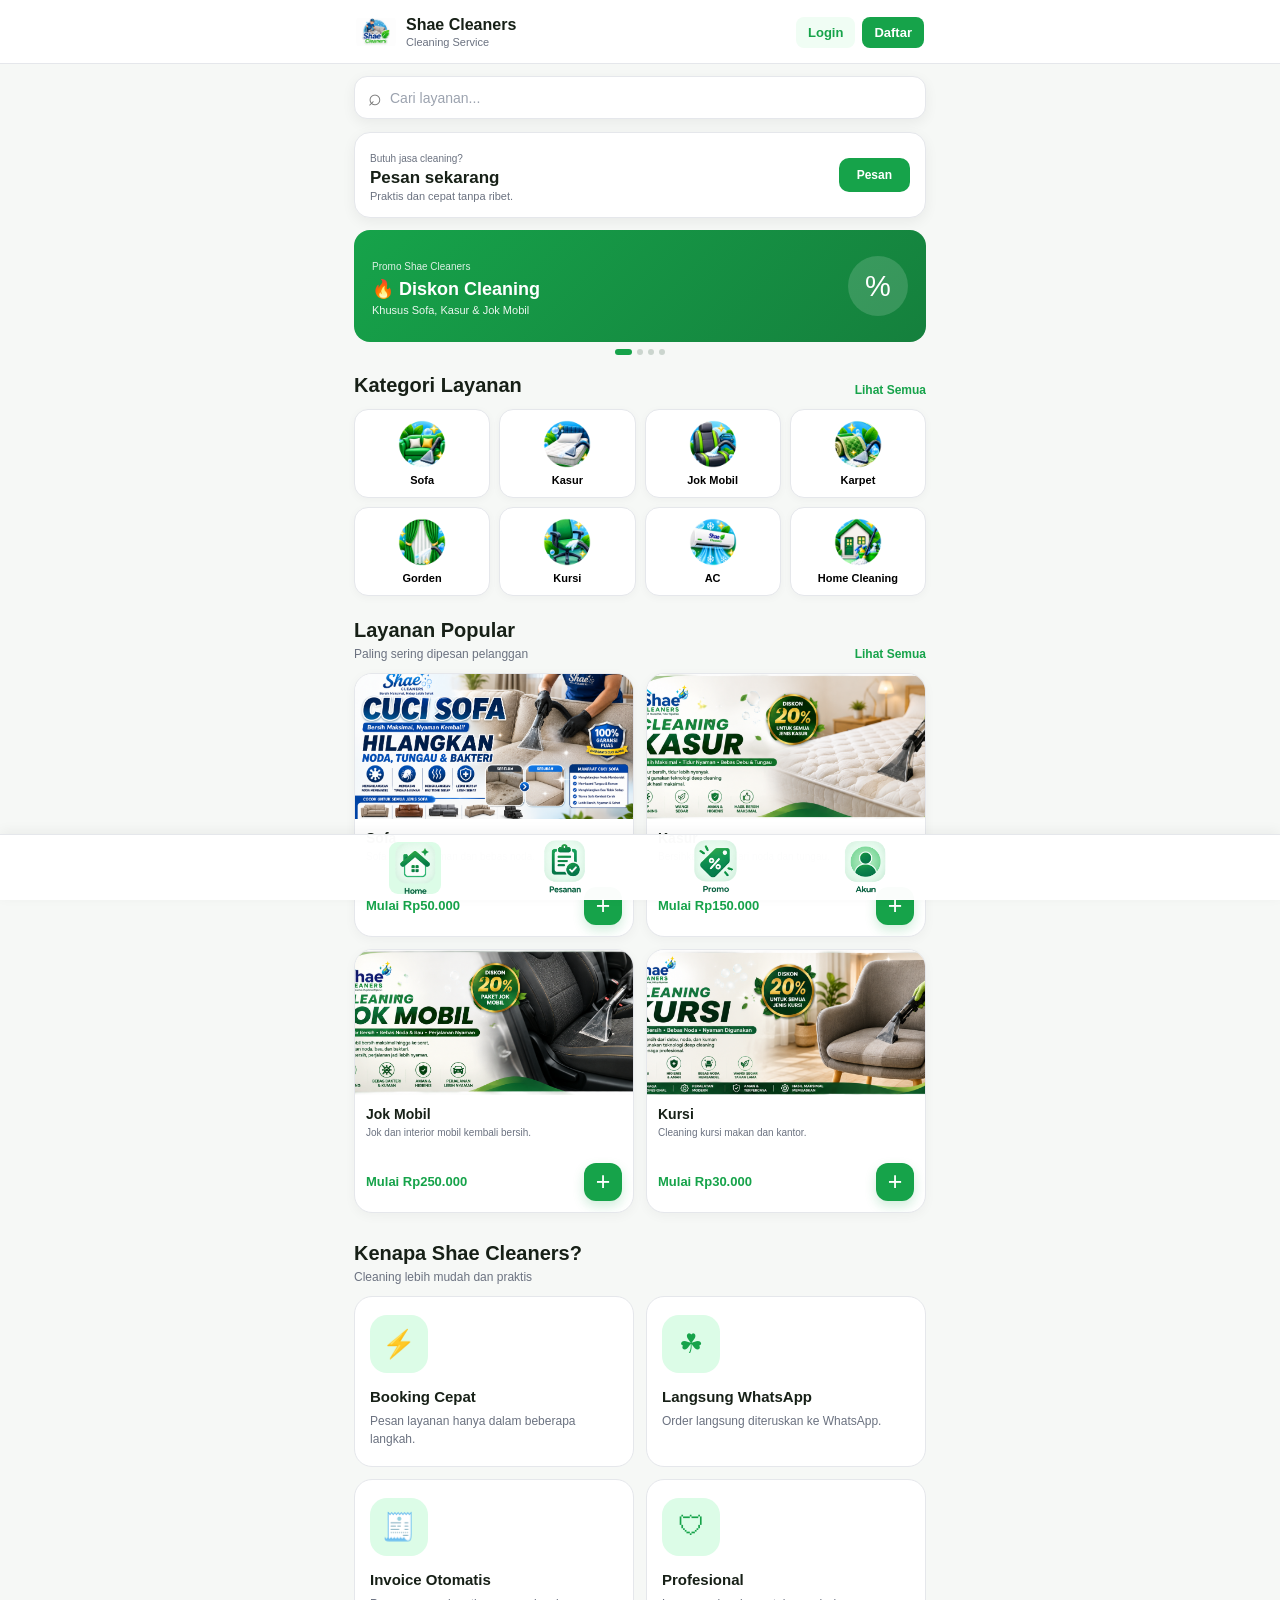
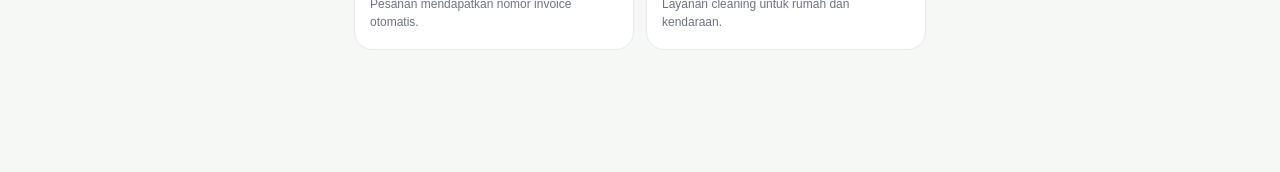
<file: index.html>
<!DOCTYPE html>
<html lang="id">
<head>
  <meta charset="UTF-8">
  <meta name="viewport" content="width=device-width, initial-scale=1.0">
  <meta name="theme-color" content="#16a34a">
  <link rel="manifest" href="manifest.json">
  <meta name="description" content="Shae Cleaners - Cleaning Service">
  <title>Shae Cleaners</title>
  <link rel="stylesheet" href="style.css">
</head>
<body>
  <!-- HEADER -->
  <header class="top-header">
    <div class="header-inner">
      <div class="brand">
        <img src="assets/logoshae.png" alt="Shae Cleaners" class="logo">
        <div class="brand-text">
          <strong>Shae Cleaners</strong>
          <span>Cleaning Service</span>
        </div>
      </div>
      <!-- CUSTOMER LOGIN -->
<div class="customer-area" id="customerArea">
  <!-- BELUM LOGIN -->
  <div id="guestMenu" class="guest-menu">
    <a href="login.html" class="login-btn">
      Login
    </a>
    <a href="register.html" class="register-btn">
      Daftar
    </a>
  </div>
  <!-- SUDAH LOGIN -->
  <div id="userMenu" class="user-menu" style="display:none;">
    <button
      type="button"
      class="user-button"
      id="userButton"
    >
      <span class="user-icon">👤</span>
      <span id="customerName">Customer</span>
      <span class="arrow">⌄</span>
    </button>

    <div
      class="user-dropdown"
      id="userDropdown"
    >

      <a href="akun.html">
        👤 Akun Saya
      </a>

      <a href="pesanan.html">
        📦 Pesanan Saya
      </a>

      <button
        type="button"
        id="logoutButton"
      >
        🚪 Logout
      </button>

    </div>

  </div>

</div>
    </div>
  </header>
  <!-- CONTENT -->
  <main class="main-content">
    <!-- SEARCH -->
    <section class="search-section">
      <div class="search-box">
        <span>⌕</span>
        <input
          type="search"
          id="searchInput"
          placeholder="Cari layanan..."
          autocomplete="off"
        >
      </div>
    </section>
<!-- CTA -->
<section class="booking-banner">
      <div>
        <small>Butuh jasa cleaning?</small>
        <h3>Pesan sekarang</h3>
        <p>Praktis dan cepat tanpa ribet.</p>
      </div>

      <button onclick="startOrder()">
        Pesan
      </button>
    </section>
    <!-- PROMO -->
    <section class="promo-section">
      <div class="section-title">
      </div>
      <div class="promo-slider" id="promoSlider">

        <div class="promo-slide active">
          <div>
            <small>Promo Shae Cleaners</small>
            <h3>🔥 Diskon Cleaning</h3>
            <p>Khusus Sofa, Kasur & Jok Mobil</p>
          </div>
          <span class="promo-icon">%</span>
        </div>

        <div class="promo-slide">
          <div>
            <small>Promo Spesial</small>
            <h3>🛏 Cuci Kasur</h3>
            <p>Mulai dari Rp150.000</p>
          </div>
          <span class="promo-icon">🛏</span>
        </div>
        <div class="promo-slide">
          <div>
            <small>Booking Online</small>
            <h3>🚗 Paket Jok Mobil</h3>
            <p>Pesan lebih cepat melalui aplikasi</p>
          </div>
          <span class="promo-icon">🚗</span>
        </div>

        <div class="promo-slide">
          <div>
            <small>Bonus</small>
            <h3>🎁 Gratis Pewangi Premium</h3>
            <p>Untuk promo tertentu</p>
          </div>
          <span class="promo-icon">📢</span>
        </div>
      </div>
      <div class="slider-dots" id="sliderDots"></div>
    </section>
    <!-- SERVICES -->
    <section class="services-section">

      <div class="section-title">
        <h2>Kategori Layanan</h2>
        <button onclick="showAllServices()">Lihat Semua</button>
      </div>

      <div class="service-grid" id="serviceGrid"></div>
    </section>
       
<!-- =====================================================
     LAYANAN POPULAR
===================================================== -->

<section class="section-block">

  <div class="section-title">
    <div>
      <h2>Layanan Popular</h2>
      <p>Paling sering dipesan pelanggan</p>
    </div>

    <button
      class="see-all"
      onclick="showAllServices()"
    >
      Lihat Semua
    </button>
  </div>
  <div
    id="popularServices"
    class="popular-grid"
  ></div>
</section>
<!-- =====================================================
     KENAPA SHAE CLEANERS
===================================================== -->

<section class="section-block why-section">

  <div class="section-title">
    <div>
      <h2>Kenapa Shae Cleaners?</h2>
      <p>Cleaning lebih mudah dan praktis</p>
    </div>
  </div>


  <div class="why-grid">

    <div class="why-card">

      <div class="why-icon">
        ⚡
      </div>

      <h3>Booking Cepat</h3>

      <p>
        Pesan layanan hanya dalam
        beberapa langkah.
      </p>

    </div>


    <div class="why-card">

      <div class="why-icon">
        ☘
      </div>

      <h3>Langsung WhatsApp</h3>

      <p>
        Order langsung diteruskan
        ke WhatsApp.
      </p>

    </div>


    <div class="why-card">

      <div class="why-icon">
        🧾
      </div>

      <h3>Invoice Otomatis</h3>

      <p>
        Pesanan mendapatkan
        nomor invoice otomatis.
      </p>

    </div>


    <div class="why-card">

      <div class="why-icon">
        🛡
      </div>

      <h3>Profesional</h3>

      <p>
        Layanan cleaning untuk
        rumah dan kendaraan.
      </p>

    </div>

  </div>

</section>
  </main>
  <!-- BOTTOM NAV -->
  <nav class="bottom-nav">
    <button class="nav-item active" onclick="goHome()">
     <span class="nav-icon">
  <img src="assets/nav/home.png" alt="Home">
</span>
    </button>
    <button class="nav-item" onclick="goPesanan()">
      <span class="nav-icon">
  <img src="assets/nav/pesanan.png" alt="Home">
</span>
      
    </button>
    <button class="nav-item" onclick="goPromo()">
      <span class="nav-icon">
  <img src="assets/nav/promo.png" alt="Home">
</span>
      
    </button>

    <button class="nav-item" onclick="goAkun()">
      <span class="nav-icon">
  <img src="assets/nav/akun.png" alt="Home">
</span>
    </button>
  </nav>
  <script>
if ("serviceWorker" in navigator) {
  window.addEventListener("load", () => {
    navigator.serviceWorker
      .register("./sw.js")
      .then(() => {
        console.log("Shae Cleaners PWA aktif");
      })
      .catch(error => {
        console.error("PWA gagal:", error);
      });
  });
}
  </script>
<script src="auth.js"></script>
<script src="customer-header.js"></script>
<script src="app.js"></script>
</body>
          </html>
</file>
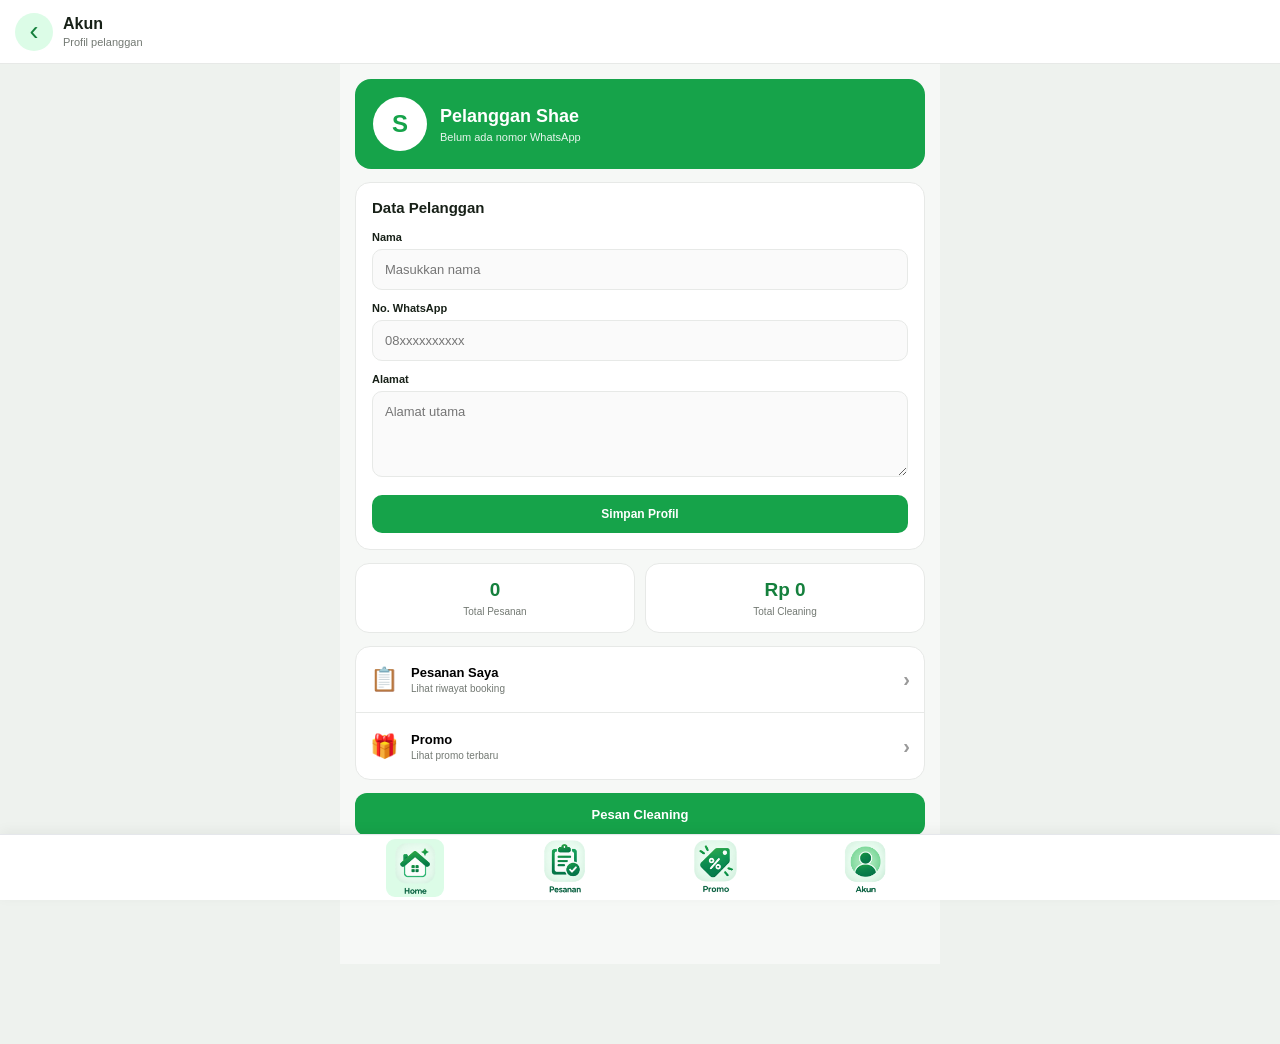
<file: akun.html>
<!DOCTYPE html>
<html lang="id">
<head>
  <meta charset="UTF-8">
  <meta name="viewport" content="width=device-width, initial-scale=1.0">
  <meta name="theme-color" content="#16a34a">
  <title>Akun - Shae Cleaners</title>

  <link rel="stylesheet" href="akun.css">
</head>

<body>

<header class="page-header">

  <button onclick="goHome()">‹</button>

  <div>
    <strong>Akun</strong>
    <small>Profil pelanggan</small>
  </div>

</header>


<main class="account-container">

  <!-- PROFILE -->

  <section class="profile-card">

    <div class="avatar" id="avatar">
      S
    </div>

    <div class="profile-info">

      <h1 id="displayNama">
        Pelanggan Shae
      </h1>

      <p id="displayTelepon">
        Belum ada nomor WhatsApp
      </p>

    </div>

  </section>


  <!-- DATA DIRI -->

  <section class="account-card">

    <h2>Data Pelanggan</h2>

    <label>Nama</label>

    <input
      type="text"
      id="nama"
      placeholder="Masukkan nama"
    >


    <label>No. WhatsApp</label>

    <input
      type="tel"
      id="telepon"
      placeholder="08xxxxxxxxxx"
    >


    <label>Alamat</label>

    <textarea
      id="alamat"
      rows="4"
      placeholder="Alamat utama"
    ></textarea>


    <button
      class="save-button"
      onclick="simpanProfil()"
    >
      Simpan Profil
    </button>

  </section>


  <!-- STATISTIK -->

  <section class="stats">

    <div class="stat-card">

      <strong id="jumlahPesanan">
        0
      </strong>

      <small>Total Pesanan</small>

    </div>


    <div class="stat-card">

      <strong id="totalBelanja">
        Rp0
      </strong>

      <small>Total Cleaning</small>

    </div>

  </section>


  <!-- MENU -->

  <section class="menu-card">

    <button onclick="goOrders()">

      <span>📋</span>

      <div>
        <strong>Pesanan Saya</strong>
        <small>Lihat riwayat booking</small>
      </div>

      <b>›</b>

    </button>


    <button onclick="goPromo()">

      <span>🎁</span>

      <div>
        <strong>Promo</strong>
        <small>Lihat promo terbaru</small>
      </div>

      <b>›</b>

    </button>

  </section>


  <button
    class="booking-button"
    onclick="goOrder()"
  >
    Pesan Cleaning
  </button>


</main>

<!-- BOTTOM NAV -->
  <nav class="bottom-nav">
    <button class="nav-item active" onclick="goHome()">
     <span class="nav-icon">
  <img src="assets/nav/home.png" alt="Home">
</span>
    </button>
    <button class="nav-item" onclick="goPesanan()">
      <span class="nav-icon">
  <img src="assets/nav/pesanan.png" alt="Home">
</span>
      
    </button>
    <button class="nav-item" onclick="goPromo()">
      <span class="nav-icon">
  <img src="assets/nav/promo.png" alt="Home">
</span>
      
    </button>

    <button class="nav-item" onclick="goAkun()">
      <span class="nav-icon">
  <img src="assets/nav/akun.png" alt="Home">
</span>
    </button>
  </nav>
<script src="akun.js"></script>

</body>
</html>
</file>
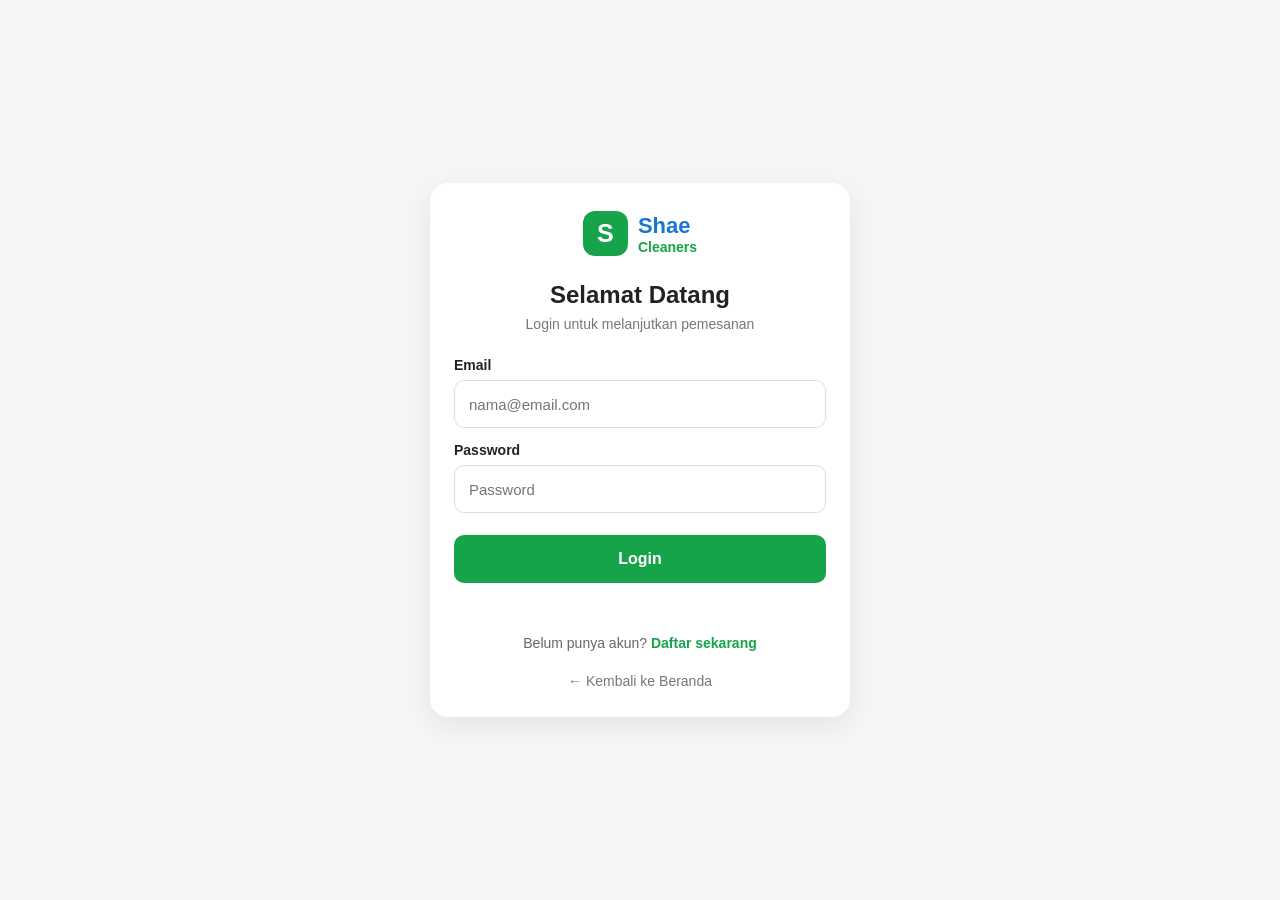
<file: login.html>
<!DOCTYPE html>
<html lang="id">
<head>
  <meta charset="UTF-8">
  <meta name="viewport" content="width=device-width, initial-scale=1.0">

  <title>Login - Shae Cleaners</title>

  <link rel="stylesheet" href="auth.css">
</head>

<body>

<div class="auth-page">

  <div class="auth-box">

    <div class="auth-logo">
      <div class="logo-s">S</div>
      <div>
        <strong>Shae</strong>
        <span>Cleaners</span>
      </div>
    </div>

    <h2>Selamat Datang</h2>

    <p class="auth-subtitle">
      Login untuk melanjutkan pemesanan
    </p>

    <form id="loginForm">

      <label>Email</label>
      <input
        type="email"
        id="loginEmail"
        placeholder="nama@email.com"
        required
      >

      <label>Password</label>
      <input
        type="password"
        id="loginPassword"
        placeholder="Password"
        required
      >

      <button type="submit">
        Login
      </button>

    </form>

    <p id="loginMessage"></p>

    <div class="auth-bottom">
      Belum punya akun?
      <a href="register.html">Daftar sekarang</a>
    </div>

    <a href="index.html" class="back-home">
      ← Kembali ke Beranda
    </a>

  </div>

</div>

<script src="auth.js"></script>

</body>
</html>
</file>
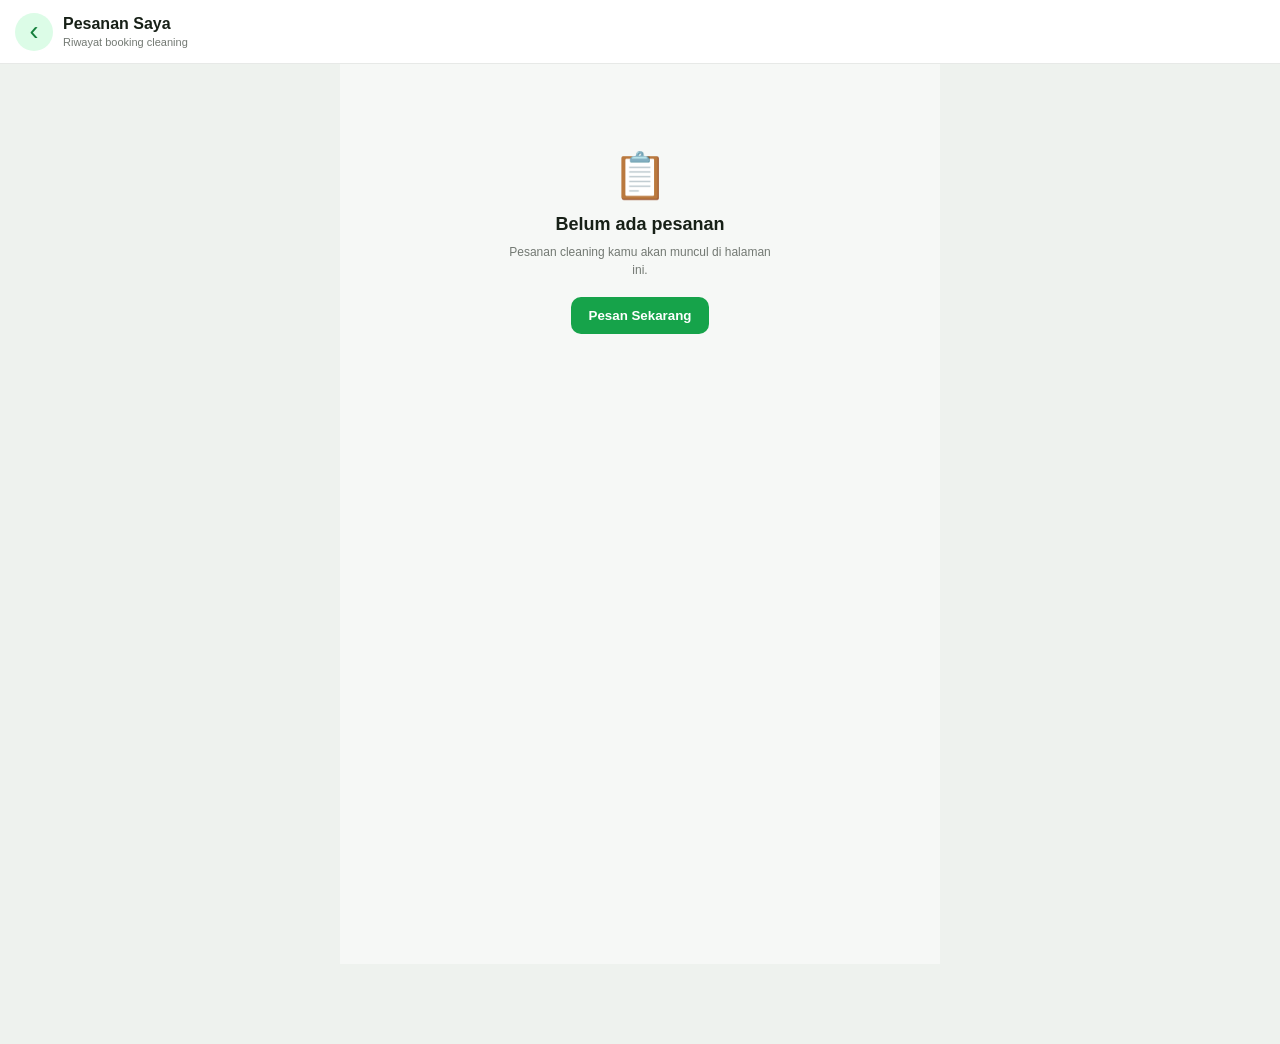
<file: pesanan.html>
<!DOCTYPE html>
<html lang="id">
<head>
  <meta charset="UTF-8">
  <meta name="viewport" content="width=device-width, initial-scale=1.0">
  <meta name="theme-color" content="#16a34a">

  <title>Pesanan - Shae Cleaners</title>

  <link rel="stylesheet" href="pesanan.css">
</head>

<body>

<header class="page-header">
  <button onclick="goHome()">‹</button>

  <div>
    <strong>Pesanan Saya</strong>
    <small>Riwayat booking cleaning</small>
  </div>
</header>


<main class="container">

  <div id="orderList"></div>

  <div id="emptyOrder" class="empty-order">

    <div class="empty-icon">📋</div>

    <h2>Belum ada pesanan</h2>

    <p>
      Pesanan cleaning kamu akan muncul
      di halaman ini.
    </p>

    <button onclick="goHome()">
      Pesan Sekarang
    </button>

  </div>

</main>
<script src="pesanan.js"></script>

</body>
</html>
</file>
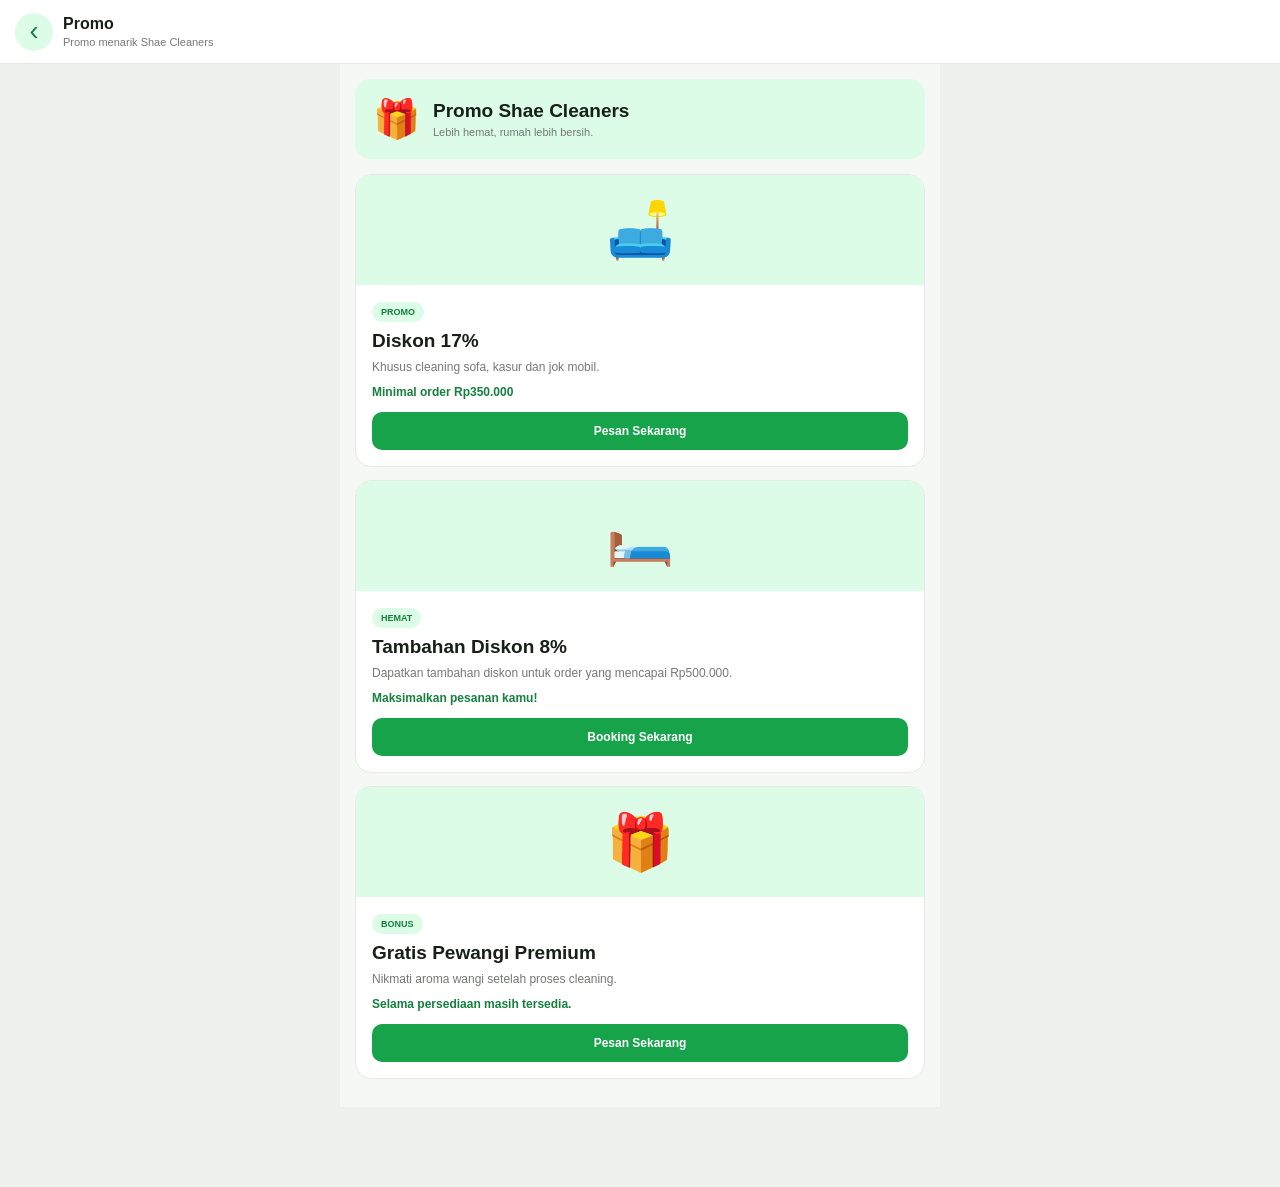
<file: promo.html>
<!DOCTYPE html>
<html lang="id">
<head>
  <meta charset="UTF-8">
  <meta name="viewport" content="width=device-width, initial-scale=1.0">
  <meta name="theme-color" content="#16a34a">
  <title>Promo - Shae Cleaners</title>

  <link rel="stylesheet" href="promo.css">
</head>

<body>

<header class="page-header">

  <button onclick="goHome()">‹</button>

  <div>
    <strong>Promo</strong>
    <small>Promo menarik Shae Cleaners</small>
  </div>

</header>


<main class="promo-container">

  <section class="promo-intro">
    <span>🎁</span>

    <div>
      <h1>Promo Shae Cleaners</h1>
      <p>Lebih hemat, rumah lebih bersih.</p>
    </div>
  </section>


  <div class="promo-list">

    <!-- PROMO 1 -->

    <article class="promo-card">

      <div class="promo-image">
        🛋️
      </div>

      <div class="promo-content">

        <span class="badge">
          PROMO
        </span>

        <h2>
          Diskon 17%
        </h2>

        <p>
          Khusus cleaning sofa, kasur dan jok mobil.
        </p>

        <strong>
          Minimal order Rp350.000
        </strong>

        <button onclick="pesanPromo()">
          Pesan Sekarang
        </button>

      </div>

    </article>


    <!-- PROMO 2 -->

    <article class="promo-card">

      <div class="promo-image">
        🛏️
      </div>

      <div class="promo-content">

        <span class="badge">
          HEMAT
        </span>

        <h2>
          Tambahan Diskon 8%
        </h2>

        <p>
          Dapatkan tambahan diskon untuk order
          yang mencapai Rp500.000.
        </p>

        <strong>
          Maksimalkan pesanan kamu!
        </strong>

        <button onclick="pesanPromo()">
          Booking Sekarang
        </button>

      </div>

    </article>


    <!-- PROMO 3 -->

    <article class="promo-card">

      <div class="promo-image">
        🎁
      </div>

      <div class="promo-content">

        <span class="badge">
          BONUS
        </span>

        <h2>
          Gratis Pewangi Premium
        </h2>

        <p>
          Nikmati aroma wangi setelah proses cleaning.
        </p>

        <strong>
          Selama persediaan masih tersedia.
        </strong>

        <button onclick="pesanPromo()">
          Pesan Sekarang
        </button>

      </div>

    </article>

  </div>

</main>
<script src="promo.js"></script>

</body>
</html>
</file>
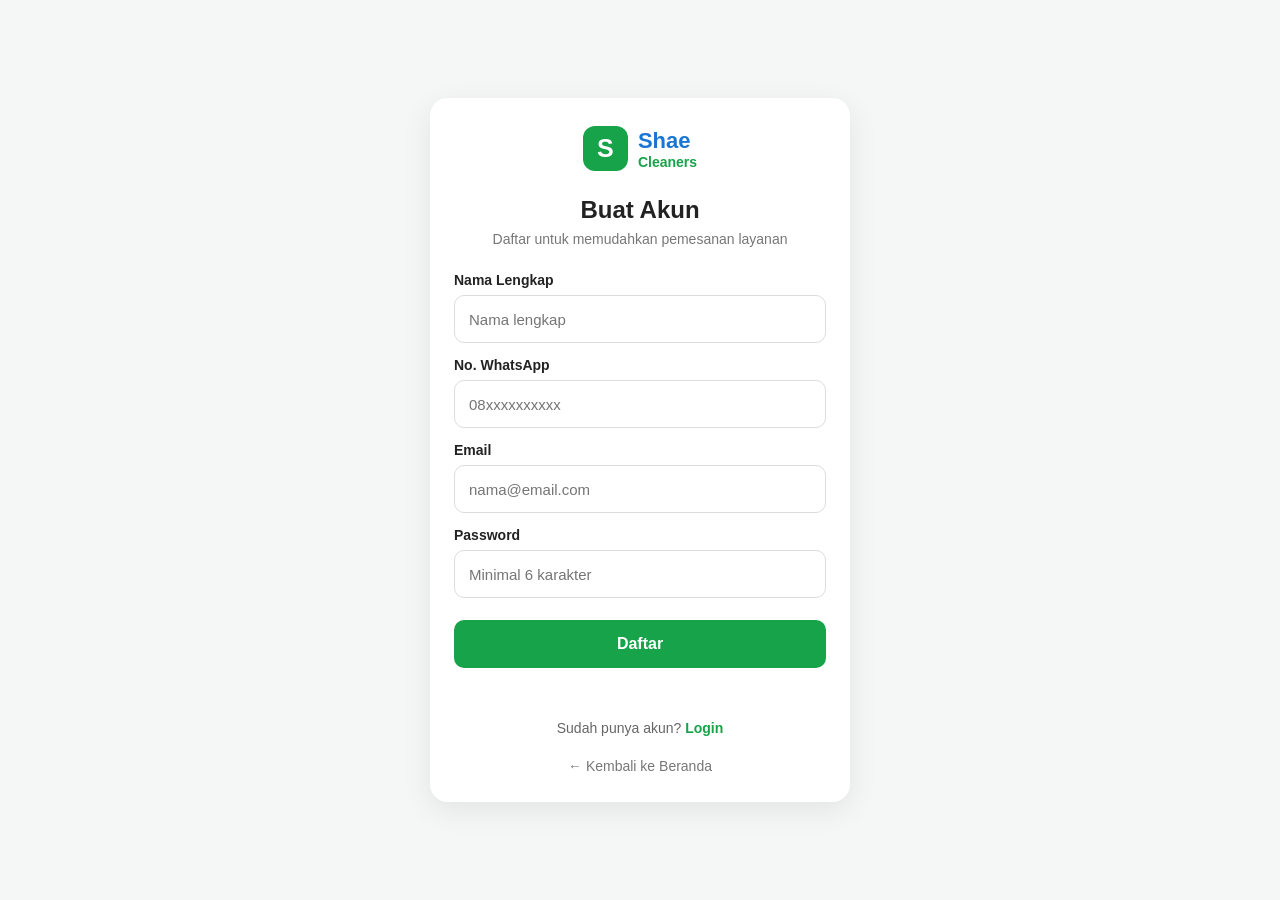
<file: register.html>
<!DOCTYPE html>
<html lang="id">
<head>
  <meta charset="UTF-8">
  <meta name="viewport" content="width=device-width, initial-scale=1.0">

  <title>Daftar - Shae Cleaners</title>

  <link rel="stylesheet" href="auth.css">
</head>

<body>

<div class="auth-page">

  <div class="auth-box">

    <div class="auth-logo">
      <div class="logo-s">S</div>
      <div>
        <strong>Shae</strong>
        <span>Cleaners</span>
      </div>
    </div>

    <h2>Buat Akun</h2>
    <p class="auth-subtitle">
      Daftar untuk memudahkan pemesanan layanan
    </p>

    <form id="registerForm">

      <label>Nama Lengkap</label>
      <input
        type="text"
        id="registerName"
        placeholder="Nama lengkap"
        required
      >

      <label>No. WhatsApp</label>
      <input
        type="tel"
        id="registerPhone"
        placeholder="08xxxxxxxxxx"
        required
      >

      <label>Email</label>
      <input
        type="email"
        id="registerEmail"
        placeholder="nama@email.com"
        required
      >

      <label>Password</label>
      <input
        type="password"
        id="registerPassword"
        placeholder="Minimal 6 karakter"
        minlength="6"
        required
      >

      <button type="submit">
        Daftar
      </button>

    </form>

    <p id="registerMessage"></p>

    <div class="auth-bottom">
      Sudah punya akun?
      <a href="login.html">Login</a>
    </div>

    <a href="index.html" class="back-home">
      ← Kembali ke Beranda
    </a>

  </div>

</div>

<script src="auth.js"></script>

</body>
</html>
</file>
<file: style.css>
/* =====================================================
   SHAE CLEANERS
   HOME CSS - STABLE VERSION
===================================================== */

:root {
  --green: #16a34a;
  --green-dark: #15803d;
  --green-light: #dcfce7;
  --bg: #f6f8f6;
  --white: #ffffff;
  --text: #172017;
  --muted: #6b7280;
  --border: #e5e7eb;
  --shadow: 0 4px 14px rgba(0, 0, 0, 0.06);
}

* {
  box-sizing: border-box;
  margin: 0;
  padding: 0;
}

html {
  scroll-behavior: smooth;
}

body {
  font-family:
    Arial,
    Helvetica,
    sans-serif;

  background: var(--bg);
  color: var(--text);

  min-height: 100vh;

  padding-bottom: 80px;
}


/* =====================================================
   HEADER
===================================================== */

.top-header {
  position: sticky;
  top: 0;
  z-index: 1000;

  height: 64px;

  background: rgba(255, 255, 255, 0.97);

  border-bottom: 1px solid var(--border);
}

.header-inner {
  width: 100%;
  max-width: 600px;

  height: 64px;

  margin: auto;
  padding: 0 16px;

  display: flex;
  align-items: center;
  justify-content: space-between;
}

.brand {
  display: flex;
  align-items: center;
  gap: 10px;
}

.logo {
  width: 40px;
  height: 40px;

  object-fit: contain;

  border-radius: 10px;
}

.brand-text {
  display: flex;
  flex-direction: column;
  line-height: 1.2;
}

.brand-text strong {
  font-size: 16px;
  font-weight: 700;
}

.brand-text span {
  font-size: 11px;
  color: var(--muted);
  margin-top: 2px;
}

.login-btn {
  border: 0;

  background: var(--green);
  color: white;

  padding: 8px 15px;

  border-radius: 20px;

  font-size: 12px;
  font-weight: 700;

  cursor: pointer;
}

.login-btn:active {
  transform: scale(0.96);
}


/* =====================================================
   MAIN
===================================================== */

.main-content {
  width: 100%;
  max-width: 600px;

  margin: auto;

  padding: 12px 14px 20px;
}


/* =====================================================
   SEARCH
===================================================== */

.search-section {
  margin-bottom: 13px;
}

.search-box {
  height: 43px;

  background: white;

  border: 1px solid var(--border);

  border-radius: 13px;

  display: flex;
  align-items: center;

  padding: 0 13px;

  box-shadow: var(--shadow);
}

.search-box span {
  font-size: 23px;
  color: #777;

  margin-right: 8px;
}

.search-box input {
  width: 100%;

  border: 0;
  outline: 0;

  background: transparent;

  font-size: 14px;

  color: var(--text);
}

.search-box input::placeholder {
  color: #9ca3af;
}


/* =====================================================
   SECTION TITLE
===================================================== */

.section-title {
  display: flex;

  align-items: center;
  justify-content: space-between;

  margin-bottom: 9px;
}

.section-title h2 {
  font-size: 16px;
  font-weight: 700;
}

.section-title button {
  border: 0;
  background: transparent;

  color: var(--green);

  font-size: 12px;
  font-weight: 700;

  cursor: pointer;
}


/* =====================================================
   PROMO SLIDER
===================================================== */

.promo-section {
  margin-bottom: 18px;
}

.promo-slider {
  position: relative;

  width: 100%;

  height: 112px;

  overflow: hidden;

  border-radius: 16px;
}

.promo-slide {
  position: absolute;

  inset: 0;

  padding: 17px 18px;

  display: flex;
  align-items: center;
  justify-content: space-between;

  background:
    linear-gradient(
      135deg,
      var(--green),
      var(--green-dark)
    );

  color: white;

  opacity: 0;

  transform: translateX(20px);

  transition:
    opacity 0.35s ease,
    transform 0.35s ease;

  pointer-events: none;
}

.promo-slide.active {
  opacity: 1;

  transform: translateX(0);

  pointer-events: auto;
}

.promo-slide small {
  font-size: 10px;

  opacity: 0.85;
}

.promo-slide h3 {
  font-size: 18px;

  margin: 4px 0;
}

.promo-slide p {
  font-size: 11px;

  opacity: 0.92;
}

.promo-icon {
  width: 60px;
  height: 60px;

  border-radius: 50%;

  background: rgba(255, 255, 255, 0.15);

  display: flex;
  align-items: center;
  justify-content: center;

  font-size: 29px;

  flex-shrink: 0;
}

.slider-dots {
  display: flex;

  justify-content: center;

  gap: 5px;

  margin-top: 7px;
}

.slider-dot {
  width: 6px;
  height: 6px;

  border-radius: 50%;

  background: #cbd5ce;

  transition: 0.2s;
}

.slider-dot.active {
  width: 17px;

  border-radius: 10px;

  background: var(--green);
}


/* =====================================================
   SERVICE GRID
===================================================== */

.services-section {
  margin-bottom: 18px;
}

.service-grid {
  display: grid;

  grid-template-columns: repeat(4, 1fr);

  gap: 9px;
}

.service-card {
  min-width: 0;

  background: white;

  border: 1px solid var(--border);

  border-radius: 14px;

  padding: 10px 5px 9px;

  text-align: center;

  cursor: pointer;

  box-shadow: 0 2px 8px rgba(0, 0, 0, 0.035);

  transition:
    transform 0.15s ease,
    box-shadow 0.15s ease;
}

.service-card:active {
  transform: scale(0.95);
}

.service-card:hover {
  box-shadow: var(--shadow);
}

.service-icon {
  width: 48px;
  height: 48px;

  object-fit: contain;

  display: block;

  margin: 0 auto 6px;
}

.service-name {
  display: block;

  font-size: 11px;

  font-weight: 600;

  line-height: 1.25;
}


/* =====================================================
   BOOKING CTA
===================================================== */

.booking-banner {
  background: white;

  border: 1px solid var(--border);

  border-radius: 16px;

  padding: 15px;

  display: flex;

  align-items: center;

  justify-content: space-between;

  box-shadow: var(--shadow);
}

.booking-banner small {
  color: var(--muted);

  font-size: 10px;
}

.booking-banner h3 {
  font-size: 17px;

  margin: 2px 0;
}

.booking-banner p {
  color: var(--muted);

  font-size: 11px;
}

.booking-banner button {
  border: 0;

  background: var(--green);

  color: white;

  padding: 10px 18px;

  border-radius: 10px;

  font-size: 12px;

  font-weight: 700;

  cursor: pointer;
}

/* =====================================================
   BOTTOM NAVIGATION
===================================================== */

.bottom-nav {
  position: fixed;
  left: 0;
  right: 0;
  bottom: 0;

  z-index: 9999;

  width: 100%;
  height: 66px;

  background: rgba(255, 255, 255, 0.98);

  border-top: 1px solid #e5e7eb;

  display: flex;
  align-items: stretch;
  justify-content: center;

  padding-bottom: env(safe-area-inset-bottom);

  box-shadow: 0 -3px 12px rgba(0, 0, 0, 0.05);
}


/* ITEM */

.nav-item {
  flex: 1;

  max-width: 150px;

  height: 66px;

  border: 0;

  outline: none;

  background: transparent;

  color: #7b827c;

  display: flex;

  flex-direction: column;

  align-items: center;

  justify-content: center;

  gap: 3px;

  padding: 5px 0;

  font-family: Arial, Helvetica, sans-serif;

  font-size: 10px;

  font-weight: 500;

  cursor: pointer;

  -webkit-tap-highlight-color: transparent;
}


/* AREA ICON */

.nav-icon {
  width: 52px;
  height: 52px;

  display: flex;

  align-items: center;
  justify-content: center;

  border-radius: 9px;

  transition: 0.2s ease;
}


/* PNG ICON */

.nav-icon img {
  width: 58px;
  height: 58px;

  display: block;

  object-fit: contain;

  pointer-events: none;

  transition:
    transform 0.2s ease,
    opacity 0.2s ease;
}


/* TEXT */

.nav-item > span:last-child {
  line-height: 12px;

  white-space: nowrap;
}


/* ACTIVE */

.nav-item.active {
  color: #16a34a;

  font-weight: 700;
}

.nav-item.active .nav-icon {
  background: #dcfce7;
}

.nav-item.active .nav-icon img {
  width: 58px;
  height: 58px;

  transform: scale(1.03);
}


/* SAAT DITEKAN */

.nav-item:active .nav-icon img {
  transform: scale(0.88);
}


/* MOBILE KECIL */

@media (max-width: 380px) {

  .bottom-nav {
    height: 64px;
  }

  .nav-item {
    height: 64px;

    font-size: 9px;
  }

  .nav-icon {
    width: 47px;
    height: 47px;
  }

  .nav-icon img {
    width: 58px;
    height: 58px;
  }

  .nav-item.active .nav-icon img {
    width: 58px;
    height: 58px;
  }
}

/* =====================================================
   SEARCH EMPTY
===================================================== */

.no-service {
  grid-column: 1 / -1;

  background: white;

  padding: 25px 15px;

  text-align: center;

  border-radius: 14px;

  color: var(--muted);

  font-size: 13px;
}


/* =====================================================
   MOBILE
===================================================== */

@media (max-width: 380px) {

  .main-content {
    padding-left: 11px;
    padding-right: 11px;
  }

  .service-grid {
    gap: 7px;
  }

  .service-card {
    padding-left: 3px;
    padding-right: 3px;
  }

  .service-icon {
    width: 43px;
    height: 43px;
  }

  .service-name {
    font-size: 10px;
  }

  .promo-slide h3 {
    font-size: 16px;
  }

  .promo-icon {
    width: 52px;
    height: 52px;
    font-size: 24px;
  }
}
/* =====================================================
   SECTION
===================================================== */

.section-block {
  margin-top: 22px;
  margin-bottom: 22px;
}


.section-title {
  display: flex;

  align-items: flex-end;

  justify-content: space-between;

  gap: 10px;

  margin-bottom: 12px;
}


.section-title h2 {
  font-size: 20px;

  line-height: 1.2;

  margin: 0;
}


.section-title p {
  color: var(--muted);

  font-size: 12px;

  margin-top: 5px;
}


.see-all {
  border: 0;

  background: transparent;

  color: var(--green);

  font-size: 11px;

  font-weight: 700;

  white-space: nowrap;

  cursor: pointer;
}


/* =====================================================
   LAYANAN POPULAR
===================================================== */

.popular-grid {
  display: grid;

  grid-template-columns:
    repeat(2, 1fr);

  gap: 12px;
}


.popular-card {
  background: white;

  border: 1px solid var(--border);

  border-radius: 18px;

  overflow: hidden;

  box-shadow:
    0 3px 12px
    rgba(0, 0, 0, .04);
}


.popular-image {
  width: 100%;

  height: 145px;

  background: #f1f5f2;

  overflow: hidden;
}


.popular-image img {
  width: 100%;

  height: 100%;

  object-fit: cover;

  display: block;
}


.popular-content {
  padding: 11px;
}


.popular-content h3 {
  font-size: 14px;

  margin-bottom: 4px;
}


.popular-content p {
  color: var(--muted);

  font-size: 10px;

  line-height: 1.4;

  min-height: 28px;

  margin-bottom: 9px;
}


.popular-bottom {
  display: flex;

  align-items: center;

  justify-content: space-between;

  gap: 6px;
}


.popular-price {
  color: var(--green);

  font-size: 13px;

  font-weight: 800;
}


.popular-add {
  width: 38px;

  height: 38px;

  border: 0;

  border-radius: 12px;

  background: var(--green);

  color: white;

  font-size: 25px;

  line-height: 1;

  cursor: pointer;

  box-shadow:
    0 5px 12px
    rgba(22, 163, 74, .20);
}


.popular-add:active {
  transform: scale(.94);
}


/* =====================================================
   KENAPA SHAE CLEANERS
===================================================== */

.why-section {
  margin-top: 28px;
}


.why-grid {
  display: grid;

  grid-template-columns:
    repeat(2, 1fr);

  gap: 12px;
}


.why-card {
  background: white;

  border: 1px solid var(--border);

  border-radius: 18px;

  padding: 18px 15px;

  min-height: 165px;
}


.why-icon {
  width: 58px;

  height: 58px;

  border-radius: 17px;

  background: var(--green-light);

  display: flex;

  align-items: center;

  justify-content: center;

  color: var(--green);

  font-size: 27px;

  margin-bottom: 15px;
}


.why-card h3 {
  font-size: 15px;

  margin-bottom: 7px;
}


.why-card p {
  color: var(--muted);

  font-size: 12px;

  line-height: 1.5;
}


/* =====================================================
   MOBILE KECIL
===================================================== */

@media (max-width: 380px) {

  .popular-grid,
  .why-grid {
    gap: 8px;
  }


  .popular-image {
    height: 125px;
  }


  .popular-content {
    padding: 9px;
  }


  .popular-price {
    font-size: 11px;
  }


  .popular-add {
    width: 34px;

    height: 34px;

    font-size: 22px;
  }


  .why-card {
    padding: 14px 12px;

    min-height: 155px;
  }

}
/* =====================================================
   CUSTOMER HEADER
===================================================== */

.customer-area {
  position: relative;
  display: flex;
  align-items: center;
}


/* BELUM LOGIN */

.guest-menu {
  display: flex;
  align-items: center;
  gap: 7px;
}

.login-btn,
.register-btn {
  text-decoration: none;
  font-size: 13px;
  font-weight: 600;
  padding: 8px 12px;
  border-radius: 8px;
  white-space: nowrap;
}

.login-btn {
  color: #16a34a;
  background: #f0fdf4;
}

.register-btn {
  color: #fff;
  background: #16a34a;
}


/* SUDAH LOGIN */

.user-button {
  border: 0;
  background: #f0fdf4;
  color: #166534;
  padding: 8px 10px;
  border-radius: 9px;

  display: flex;
  align-items: center;
  gap: 5px;

  cursor: pointer;
  font-size: 13px;
  font-weight: 600;
}

.user-icon {
  font-size: 16px;
}

.arrow {
  font-size: 15px;
}


/* DROPDOWN */

.user-menu {
  position: relative;
}

.user-dropdown {
  display: none;

  position: absolute;
  top: calc(100% + 8px);
  right: 0;

  width: 175px;

  background: #fff;

  border-radius: 12px;

  box-shadow:
    0 8px 25px rgba(0,0,0,.12);

  padding: 7px;

  z-index: 9999;
}

.user-dropdown.show {
  display: block;
}

.user-dropdown a,
.user-dropdown button {
  width: 100%;

  display: block;

  padding: 11px;

  border: 0;
  border-radius: 8px;

  background: transparent;

  text-align: left;

  color: #333;

  text-decoration: none;

  font-size: 14px;

  cursor: pointer;
}

.user-dropdown a:hover,
.user-dropdown button:hover {
  background: #f0fdf4;
}

.user-dropdown button {
  color: #dc2626;
}


/* MOBILE */

@media (max-width: 600px) {

  .login-btn,
  .register-btn {
    padding: 7px 9px;
    font-size: 12px;
  }

  .user-button {
    padding: 7px 8px;
    font-size: 12px;
  }

  .user-dropdown {
    right: 0;
  }

}
</file>
<file: akun.css>
"akun.css"

:::writing{variant="document" id="62473" title="Shae Cleaners — akun.css"}

* {
  box-sizing: border-box;
  margin: 0;
  padding: 0;
}

:root {
  --green: #16a34a;
  --green-dark: #15803d;
  --green-light: #dcfce7;
  --bg: #f6f8f6;
  --white: #ffffff;
  --text: #172017;
  --muted: #737973;
  --border: #e7e9e7;
}

body {
  font-family: Arial, Helvetica, sans-serif;
  background: var(--bg);
  color: var(--text);
  padding-bottom: 80px;
}


/* HEADER */

.page-header {
  height: 64px;

  display: flex;
  align-items: center;

  gap: 10px;

  padding: 0 15px;

  background: var(--white);

  border-bottom: 1px solid var(--border);

  position: sticky;
  top: 0;

  z-index: 20;
}

.page-header button {
  width: 38px;
  height: 38px;

  border: 0;
  border-radius: 50%;

  background: var(--green-light);

  color: var(--green-dark);

  font-size: 27px;
}

.page-header strong {
  display: block;
  font-size: 16px;
}

.page-header small {
  display: block;
  margin-top: 3px;

  font-size: 11px;

  color: var(--muted);
}


/* CONTAINER */

.account-container {
  width: 100%;
  max-width: 600px;

  margin: auto;

  padding: 15px;
}


/* PROFILE */

.profile-card {

  display: flex;
  align-items: center;

  gap: 13px;

  padding: 18px;

  background: var(--green);

  color: white;

  border-radius: 16px;

  margin-bottom: 13px;
}

.avatar {

  width: 54px;
  height: 54px;

  flex-shrink: 0;

  border-radius: 50%;

  display: flex;
  align-items: center;
  justify-content: center;

  background: white;

  color: var(--green);

  font-size: 24px;

  font-weight: 700;
}

.profile-info h1 {
  font-size: 18px;
}

.profile-info p {

  margin-top: 4px;

  font-size: 11px;

  opacity: .9;
}


/* ACCOUNT CARD */

.account-card {

  padding: 16px;

  background: var(--white);

  border: 1px solid var(--border);

  border-radius: 15px;

  margin-bottom: 13px;
}

.account-card h2 {

  font-size: 15px;

  margin-bottom: 15px;
}

.account-card label {

  display: block;

  font-size: 11px;

  font-weight: 700;

  margin-bottom: 6px;

  margin-top: 12px;
}

.account-card label:first-of-type {
  margin-top: 0;
}

.account-card input,
.account-card textarea {

  width: 100%;

  padding: 12px;

  border: 1px solid var(--border);

  border-radius: 10px;

  background: #fafafa;

  outline: none;

  font-family: inherit;

  font-size: 13px;
}

.account-card input:focus,
.account-card textarea:focus {
  border-color: var(--green);

  background: white;
}

.account-card textarea {
  resize: vertical;
}


/* SAVE */

.save-button {

  width: 100%;

  margin-top: 14px;

  padding: 12px;

  border: 0;

  border-radius: 10px;

  background: var(--green);

  color: white;

  font-weight: 700;

  font-size: 12px;
}


/* STATS */

.stats {

  display: grid;

  grid-template-columns: 1fr 1fr;

  gap: 10px;

  margin-bottom: 13px;
}

.stat-card {

  padding: 15px;

  background: var(--white);

  border: 1px solid var(--border);

  border-radius: 14px;

  text-align: center;
}

.stat-card strong {

  display: block;

  color: var(--green-dark);

  font-size: 19px;
}

.stat-card small {

  display: block;

  margin-top: 5px;

  color: var(--muted);

  font-size: 10px;
}


/* MENU */

.menu-card {

  background: var(--white);

  border: 1px solid var(--border);

  border-radius: 15px;

  overflow: hidden;

  margin-bottom: 13px;
}

.menu-card button {

  width: 100%;

  min-height: 66px;

  padding: 10px 14px;

  display: flex;

  align-items: center;

  gap: 12px;

  background: transparent;

  border: 0;

  border-bottom: 1px solid var(--border);

  text-align: left;
}

.menu-card button:last-child {
  border-bottom: 0;
}

.menu-card button > span {
  font-size: 23px;
}

.menu-card button div {
  flex: 1;
}

.menu-card button strong {
  display: block;

  font-size: 13px;
}

.menu-card button small {

  display: block;

  margin-top: 3px;

  font-size: 10px;

  color: var(--muted);
}

.menu-card button b {

  color: #999;

  font-size: 20px;
}


/* BOOKING */

.booking-button {

  width: 100%;

  padding: 14px;

  border: 0;

  border-radius: 12px;

  background: var(--green);

  color: white;

  font-weight: 700;

  font-size: 13px;
}

/* =====================================================
   BOTTOM NAVIGATION
===================================================== */

.bottom-nav {
  position: fixed;
  left: 0;
  right: 0;
  bottom: 0;

  z-index: 9999;

  width: 100%;
  height: 66px;

  background: rgba(255, 255, 255, 0.98);

  border-top: 1px solid #e5e7eb;

  display: flex;
  align-items: stretch;
  justify-content: center;

  padding-bottom: env(safe-area-inset-bottom);

  box-shadow: 0 -3px 12px rgba(0, 0, 0, 0.05);
}


/* ITEM */

.nav-item {
  flex: 1;

  max-width: 150px;

  height: 66px;

  border: 0;

  outline: none;

  background: transparent;

  color: #7b827c;

  display: flex;

  flex-direction: column;

  align-items: center;

  justify-content: center;

  gap: 3px;

  padding: 5px 0;

  font-family: Arial, Helvetica, sans-serif;

  font-size: 10px;

  font-weight: 500;

  cursor: pointer;

  -webkit-tap-highlight-color: transparent;
}


/* AREA ICON */

.nav-icon {
  width: 58px;
  height: 58px;

  display: flex;

  align-items: center;
  justify-content: center;

  border-radius: 9px;

  transition: 0.2s ease;
}


/* PNG ICON */

.nav-icon img {
  width: 58px;
  height: 58px;

  display: block;

  object-fit: contain;

  pointer-events: none;

  transition:
    transform 0.2s ease,
    opacity 0.2s ease;
}


/* TEXT */

.nav-item > span:last-child {
  line-height: 12px;

  white-space: nowrap;
}


/* ACTIVE */

.nav-item.active {
  color: #16a34a;

  font-weight: 700;
}

.nav-item.active .nav-icon {
  background: #dcfce7;
}

.nav-item.active .nav-icon img {
  width: 58px;
  height: 58px;

  transform: scale(1.03);
}


/* SAAT DITEKAN */

.nav-item:active .nav-icon img {
  transform: scale(0.88);
}
/* DESKTOP */

@media (min-width: 601px) {

  body {
    background: #eef2ee;
  }

  .account-container {
    min-height: 100vh;
    background: var(--bg);
  }

}
</file>
<file: auth.css>
* {
  box-sizing: border-box;
}

body {
  margin: 0;
  font-family: Arial, sans-serif;
  background: #f5f7f6;
  color: #222;
}

.auth-page {
  min-height: 100vh;
  display: flex;
  align-items: center;
  justify-content: center;
  padding: 20px;
}

.auth-box {
  width: 100%;
  max-width: 420px;
  background: #fff;
  padding: 28px 24px;
  border-radius: 18px;
  box-shadow: 0 8px 30px rgba(0,0,0,.08);
}

.auth-logo {
  display: flex;
  align-items: center;
  justify-content: center;
  gap: 10px;
  margin-bottom: 25px;
}

.auth-logo strong {
  display: block;
  color: #1976d2;
  font-size: 22px;
}

.auth-logo span {
  display: block;
  color: #16a34a;
  font-size: 14px;
  font-weight: bold;
}

.logo-s {
  width: 45px;
  height: 45px;
  border-radius: 12px;
  background: #16a34a;
  color: white;
  display: flex;
  align-items: center;
  justify-content: center;
  font-size: 25px;
  font-weight: bold;
}

.auth-box h2 {
  text-align: center;
  margin: 0 0 7px;
  font-size: 24px;
}

.auth-subtitle {
  text-align: center;
  color: #777;
  font-size: 14px;
  margin: 0 0 25px;
}

.auth-box label {
  display: block;
  margin: 14px 0 7px;
  font-size: 14px;
  font-weight: bold;
}

.auth-box input {
  width: 100%;
  height: 48px;
  border: 1px solid #ddd;
  border-radius: 10px;
  padding: 0 14px;
  font-size: 15px;
  outline: none;
}

.auth-box input:focus {
  border-color: #16a34a;
}

.auth-box button {
  width: 100%;
  height: 48px;
  border: 0;
  border-radius: 10px;
  margin-top: 22px;
  background: #16a34a;
  color: white;
  font-size: 16px;
  font-weight: bold;
  cursor: pointer;
}

.auth-box button:active {
  transform: scale(.98);
}

#loginMessage,
#registerMessage {
  text-align: center;
  font-size: 14px;
  min-height: 20px;
  margin: 12px 0;
}

.auth-bottom {
  text-align: center;
  margin-top: 20px;
  font-size: 14px;
  color: #666;
}

.auth-bottom a {
  color: #16a34a;
  font-weight: bold;
  text-decoration: none;
}

.back-home {
  display: block;
  text-align: center;
  margin-top: 22px;
  color: #777;
  font-size: 14px;
  text-decoration: none;
}
</file>
<file: pesanan.css>
* {
  box-sizing: border-box;
  margin: 0;
  padding: 0;
}

:root {
  --green: #16a34a;
  --green-dark: #15803d;
  --green-light: #dcfce7;
  --bg: #f6f8f6;
  --white: #fff;
  --text: #172017;
  --muted: #737973;
  --border: #e7e9e7;
}

body {
  font-family: Arial, Helvetica, sans-serif;
  background: var(--bg);
  color: var(--text);
  padding-bottom: 80px;
}


/* HEADER */

.page-header {
  height: 64px;

  display: flex;
  align-items: center;
  gap: 10px;

  padding: 0 15px;

  background: var(--white);

  border-bottom: 1px solid var(--border);

  position: sticky;
  top: 0;
  z-index: 20;
}

.page-header button {
  width: 38px;
  height: 38px;

  border: 0;
  border-radius: 50%;

  background: var(--green-light);
  color: var(--green-dark);

  font-size: 27px;
}

.page-header strong {
  display: block;
  font-size: 16px;
}

.page-header small {
  display: block;
  margin-top: 3px;
  font-size: 11px;
  color: var(--muted);
}


/* CONTAINER */

.container {
  width: 100%;
  max-width: 600px;

  margin: auto;

  padding: 15px;
}


/* ORDER CARD */

.order-card {
  background: var(--white);

  border: 1px solid var(--border);

  border-radius: 15px;

  padding: 15px;

  margin-bottom: 12px;
}

.order-top {
  display: flex;
  align-items: center;
  justify-content: space-between;

  margin-bottom: 12px;
}

.order-number {
  font-size: 11px;
  color: var(--muted);
}

.status {
  padding: 5px 9px;

  border-radius: 20px;

  background: var(--green-light);

  color: var(--green-dark);

  font-size: 10px;
  font-weight: 700;
}

.service-name {
  font-size: 17px;
  font-weight: 700;
}

.package-name {
  margin-top: 4px;

  font-size: 12px;
  color: var(--muted);
}

.order-info {
  margin-top: 14px;

  display: grid;
  grid-template-columns: 1fr 1fr;

  gap: 9px;
}

.info-box {
  padding: 10px;

  background: #f8faf8;

  border-radius: 9px;
}

.info-box small {
  display: block;

  color: var(--muted);

  font-size: 10px;
}

.info-box strong {
  display: block;

  margin-top: 4px;

  font-size: 12px;
}

.order-total {
  margin-top: 13px;

  padding-top: 13px;

  border-top: 1px solid var(--border);

  display: flex;
  align-items: center;
  justify-content: space-between;
}

.order-total span {
  font-size: 11px;
  color: var(--muted);
}

.order-total strong {
  color: var(--green-dark);
  font-size: 17px;
}


/* EMPTY */

.empty-order {
  text-align: center;

  padding: 70px 25px;

  display: none;
}

.empty-icon {
  font-size: 45px;
  margin-bottom: 12px;
}

.empty-order h2 {
  font-size: 18px;
}

.empty-order p {
  margin: 8px auto 18px;

  max-width: 280px;

  color: var(--muted);

  font-size: 12px;

  line-height: 1.5;
}

.empty-order button {
  border: 0;

  background: var(--green);

  color: white;

  padding: 11px 18px;

  border-radius: 10px;

  font-weight: 700;
}

/* =====================================================
   BOTTOM NAVIGATION
===================================================== */

.bottom-nav {
  position: fixed;
  left: 0;
  right: 0;
  bottom: 0;

  z-index: 9999;

  width: 100%;
  height: 66px;

  background: rgba(255, 255, 255, 0.98);

  border-top: 1px solid #e5e7eb;

  display: flex;
  align-items: stretch;
  justify-content: center;

  padding-bottom: env(safe-area-inset-bottom);

  box-shadow: 0 -3px 12px rgba(0, 0, 0, 0.05);
}


/* ITEM */

.nav-item {
  flex: 1;

  max-width: 150px;

  height: 66px;

  border: 0;

  outline: none;

  background: transparent;

  color: #7b827c;

  display: flex;

  flex-direction: column;

  align-items: center;

  justify-content: center;

  gap: 3px;

  padding: 5px 0;

  font-family: Arial, Helvetica, sans-serif;

  font-size: 10px;

  font-weight: 500;

  cursor: pointer;

  -webkit-tap-highlight-color: transparent;
}


/* AREA ICON */

.nav-icon {
  width: 58px;
  height: 58px;

  display: flex;

  align-items: center;
  justify-content: center;

  border-radius: 9px;

  transition: 0.2s ease;
}


/* PNG ICON */

.nav-icon img {
  width: 58px;
  height: 58px;

  display: block;

  object-fit: contain;

  pointer-events: none;

  transition:
    transform 0.2s ease,
    opacity 0.2s ease;
}


/* TEXT */

.nav-item > span:last-child {
  line-height: 12px;

  white-space: nowrap;
}


/* ACTIVE */

.nav-item.active {
  color: #16a34a;

  font-weight: 700;
}

.nav-item.active .nav-icon {
  background: #dcfce7;
}

.nav-item.active .nav-icon img {
  width: 58px;
  height: 58px;

  transform: scale(1.03);
}


/* SAAT DITEKAN */

.nav-item:active .nav-icon img {
  transform: scale(0.88);
}


/* MOBILE KECIL */

@media (max-width: 380px) {

  .bottom-nav {
    height: 64px;
  }

  .nav-item {
    height: 64px;

    font-size: 9px;
  }

  .nav-icon {
    width: 58px;
    height: 58px;
  }

  .nav-icon img {
    width: 58px;
    height: 58px;
  }

  .nav-item.active .nav-icon img {
    width: 58px;
    height: 58px;
  }
}
/* DESKTOP */

@media (min-width: 601px) {

  body {
    background: #eef2ee;
  }

  .container {
    min-height: 100vh;
    background: var(--bg);
  }

}
</file>
<file: promo.css>
* {
  box-sizing: border-box;
  margin: 0;
  padding: 0;
}

:root {
  --green: #16a34a;
  --green-dark: #15803d;
  --green-light: #dcfce7;
  --bg: #f6f8f6;
  --white: #ffffff;
  --text: #172017;
  --muted: #737973;
  --border: #e7e9e7;
}

body {
  font-family: Arial, Helvetica, sans-serif;
  background: var(--bg);
  color: var(--text);
  padding-bottom: 80px;
}


/* HEADER */

.page-header {
  height: 64px;

  display: flex;
  align-items: center;
  gap: 10px;

  padding: 0 15px;

  background: var(--white);

  border-bottom: 1px solid var(--border);

  position: sticky;
  top: 0;
  z-index: 20;
}

.page-header button {
  width: 38px;
  height: 38px;

  border: 0;
  border-radius: 50%;

  background: var(--green-light);

  color: var(--green-dark);

  font-size: 27px;
}

.page-header strong {
  display: block;
  font-size: 16px;
}

.page-header small {
  display: block;
  margin-top: 3px;

  font-size: 11px;

  color: var(--muted);
}


/* CONTAINER */

.promo-container {
  width: 100%;
  max-width: 600px;

  margin: auto;

  padding: 15px;
}


/* INTRO */

.promo-intro {

  display: flex;
  align-items: center;

  gap: 13px;

  background: var(--green-light);

  border-radius: 15px;

  padding: 18px;

  margin-bottom: 15px;
}

.promo-intro > span {
  font-size: 38px;
}

.promo-intro h1 {
  font-size: 19px;
}

.promo-intro p {
  margin-top: 4px;

  color: var(--muted);

  font-size: 11px;
}


/* PROMO CARD */

.promo-card {

  overflow: hidden;

  background: var(--white);

  border: 1px solid var(--border);

  border-radius: 16px;

  margin-bottom: 13px;
}


/* IMAGE */

.promo-image {

  height: 110px;

  display: flex;
  align-items: center;
  justify-content: center;

  background: var(--green-light);

  font-size: 55px;
}


/* CONTENT */

.promo-content {
  padding: 16px;
}

.badge {

  display: inline-block;

  padding: 5px 9px;

  border-radius: 20px;

  background: var(--green-light);

  color: var(--green-dark);

  font-size: 9px;

  font-weight: 700;
}

.promo-content h2 {

  margin-top: 8px;

  font-size: 19px;
}

.promo-content p {

  margin-top: 6px;

  color: var(--muted);

  font-size: 12px;

  line-height: 1.5;
}

.promo-content strong {

  display: block;

  margin-top: 9px;

  font-size: 12px;

  color: var(--green-dark);
}

.promo-content button {

  width: 100%;

  margin-top: 13px;

  padding: 12px;

  border: 0;

  border-radius: 10px;

  background: var(--green);

  color: white;

  font-size: 12px;

  font-weight: 700;
}
/* =====================================================
   BOTTOM NAVIGATION
===================================================== */

.bottom-nav {
  position: fixed;
  left: 0;
  right: 0;
  bottom: 0;

  z-index: 9999;

  width: 100%;
  height: 66px;

  background: rgba(255, 255, 255, 0.98);

  border-top: 1px solid #e5e7eb;

  display: flex;
  align-items: stretch;
  justify-content: center;

  padding-bottom: env(safe-area-inset-bottom);

  box-shadow: 0 -3px 12px rgba(0, 0, 0, 0.05);
}


/* ITEM */

.nav-item {
  flex: 1;

  max-width: 150px;

  height: 66px;

  border: 0;

  outline: none;

  background: transparent;

  color: #7b827c;

  display: flex;

  flex-direction: column;

  align-items: center;

  justify-content: center;

  gap: 3px;

  padding: 5px 0;

  font-family: Arial, Helvetica, sans-serif;

  font-size: 10px;

  font-weight: 500;

  cursor: pointer;

  -webkit-tap-highlight-color: transparent;
}


/* AREA ICON */

.nav-icon {
  width: 58px;
  height: 58px;

  display: flex;

  align-items: center;
  justify-content: center;

  border-radius: 9px;

  transition: 0.2s ease;
}


/* PNG ICON */

.nav-icon img {
  width: 58px;
  height: 58px;

  display: block;

  object-fit: contain;

  pointer-events: none;

  transition:
    transform 0.2s ease,
    opacity 0.2s ease;
}


/* TEXT */

.nav-item > span:last-child {
  line-height: 12px;

  white-space: nowrap;
}


/* ACTIVE */

.nav-item.active {
  color: #16a34a;

  font-weight: 700;
}

.nav-item.active .nav-icon {
  background: #dcfce7;
}

.nav-item.active .nav-icon img {
  width: 58px;
  height: 58px;

  transform: scale(1.03);
}


/* SAAT DITEKAN */

.nav-item:active .nav-icon img {
  transform: scale(0.88);
}
@media (min-width: 601px) {

  body {
    background: #eef2ee;
  }

  .promo-container {
    min-height: 100vh;
    background: var(--bg);
  }

}
</file>
